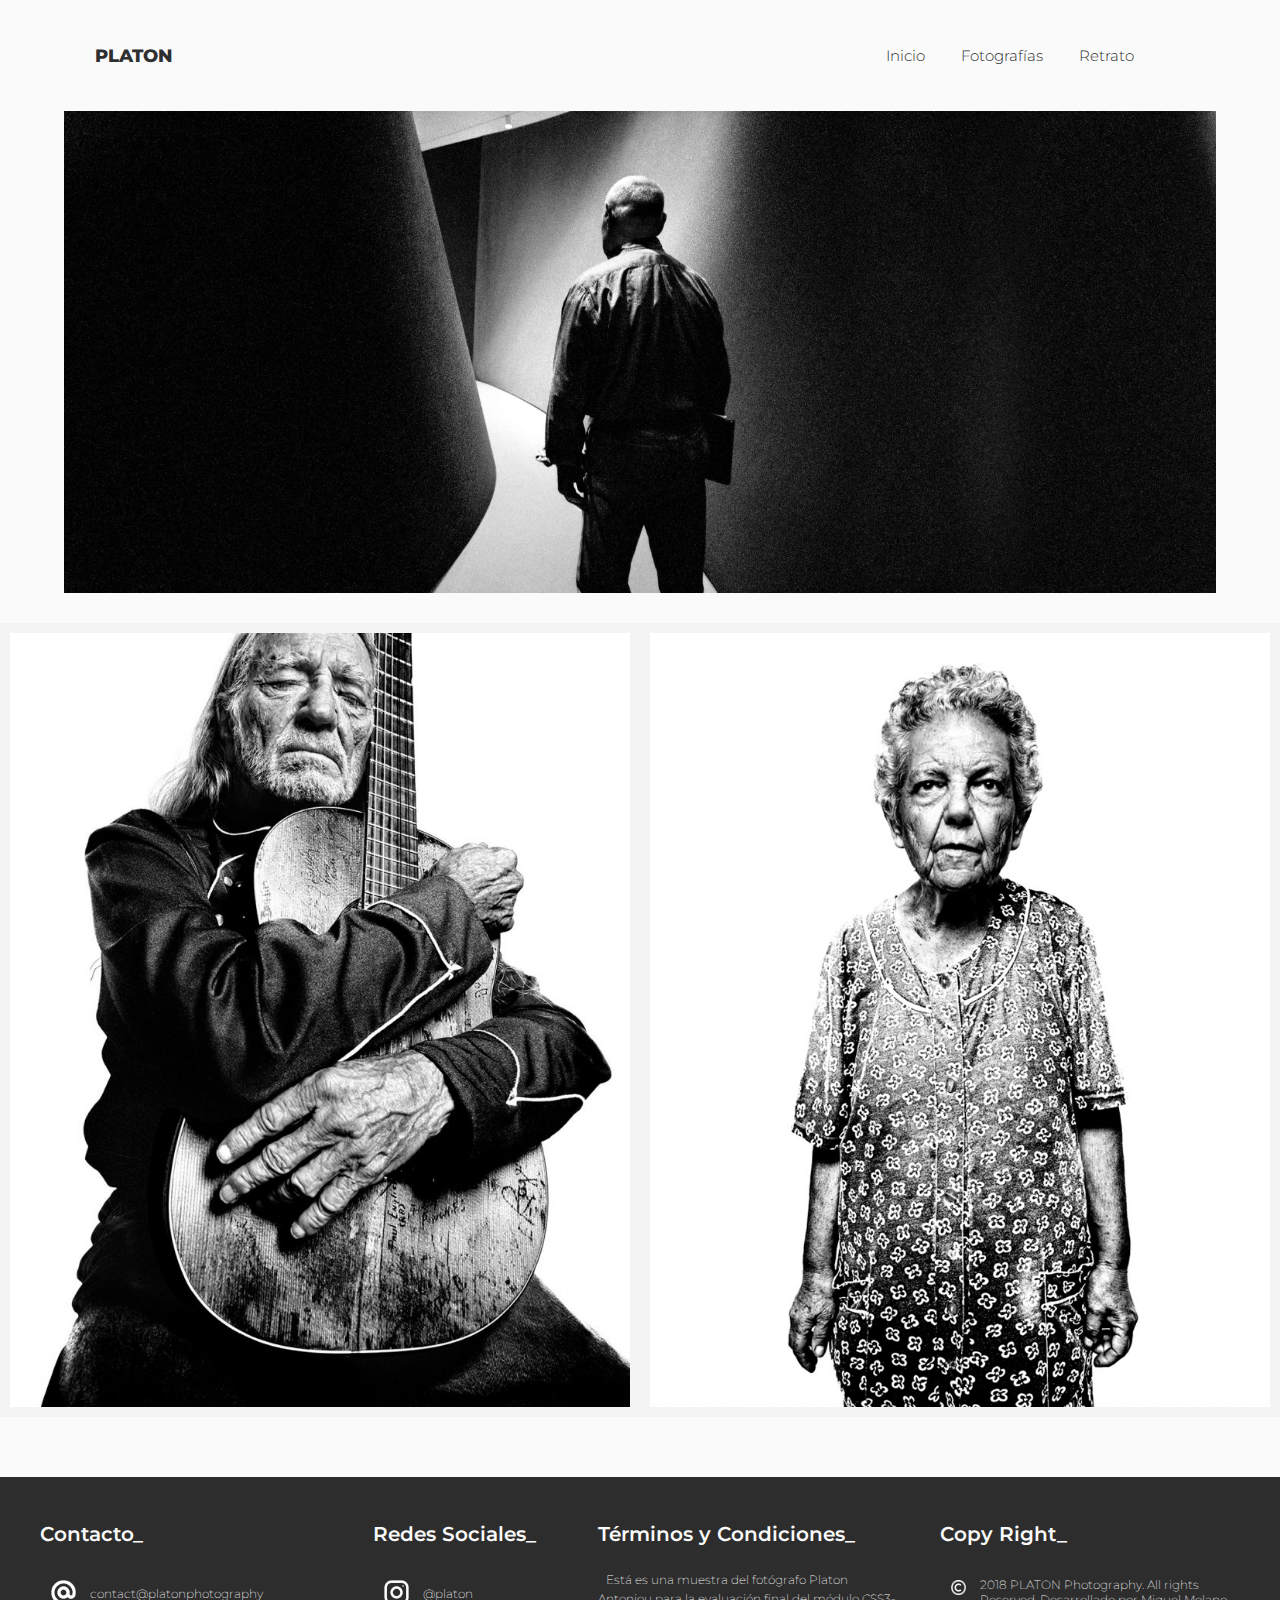
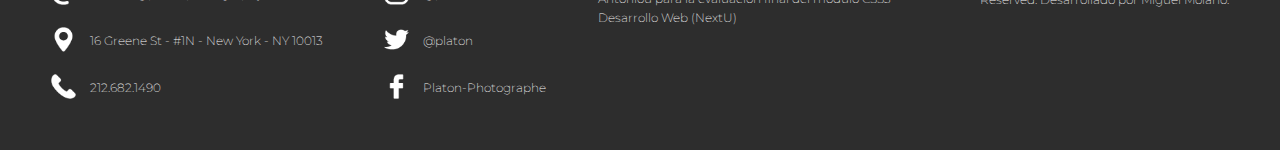
<file: index.html>
<!DOCTYPE html>
<html>
<head>
    <meta charset="utf-8">
    <meta name="viewport" content="width=device-width,user-scalable=no, initial-scale=1.0, maximum-scale=1.0, minimum-scale=1.0">
    <link rel="stylesheet" href="css/estilos.css">
    <link rel="stylesheet" href="iconos/css/fontello.css">
    <link href="https://fonts.googleapis.com/css?family=Montserrat:100,100i,200,200i,300,300i,400,400i,500,500i,600,600i,700,700i,800,800i,900,900i" rel="stylesheet">
    
    
    
    <title>Platon</title>
    
    
</head>
<body>
      
    <div class="Comenzando"><a href="index.html">PLATON</a></div>
    
<div id="contenido">
    
  <header>
      
      
      <input type="checkbox" id="check">
      <label for="check" class="icon-menu"></label>
      <nav class="menu">
         <ul>
           <li><a href="index.html">Inicio</a></li>
           <li><a href="fotografia.html">Fotografías</a></li>
           <li><a href="retrato.html">Retrato</a></li>
         </ul>
      </nav>  
  </header>
  
  <section>        
        <img class="img1"src="images/richard.jpg" alt="Richard">
    
     <div class="separador2"></div>  
      
    <div id="seg">
         <spam> 
           <a href="fotografia.html"><img class="img2" src="images/nelson.jpg" id="img"></a> 
        </spam>
        <spam>
           <a href="retrato.html"><img class="img3" src="images/greece.jpg" id="img"></a>
        </spam>    
    </div>
       
     <div class="separador3"></div>    

     <div class="main"></div> 
    
  </section> 
      
  
  <footer>
        
        <div class="Content-all">
        <div class="content-column">
            
             
            <div class="column1">
                <h1>Contacto_</h1>
                <div class="main2"></div>
                <div class="row">
                     <img src="iconos/email@.png">
                     <label>contact@platonphotography</label>
                </div>
                <div class="row">
                     <img src="iconos/mapa.png">
                     <label>16 Greene St - #1N - New York - NY 10013</label>
                </div>
                <div class="row">
                     <img src="iconos/telefono.png">
                     <label> 212.682.1490 </label>
                </div>
            
        </div>
            
            <div class="column2">
            
                <h1>Redes Sociales_</h1>
                <div class="main2"></div>
            
                <div class="row2">
                <a href="https://www.instagram.com/platon/"><img src="iconos/instagram.png"></a>
                <label>@platon</label>    
                </div>
            
                <div class="row2">
                <a href="https://twitter.com/platon?lang=es"><img src="iconos/twitter.png"></a>
                <label>@platon</label>    
                </div>
            
                <div class="row2">
                <img src="iconos/facebook.png">
                <label>Platon-Photographe</label>    
              
            
                </div>
                
            </div>
            
            <div class="column3">
            <h1>Términos y Condiciones_</h1>
                <div class="main2"></div>
                <label>Está es una muestra del fotógrafo Platon Antoniou para la evaluación final del módulo CSS3-Desarrollo Web (NextU) </label>  
            </div>
            
            <div class="column4">
            <h1>Copy Right_</h1>
                <div class="main2"></div>
                <div class="row3">
                     <img src="iconos/copy-right.png">
                     <label>2018 PLATON Photography. All rights Reserved. Desarrollado por Miguel Molano.</label>
                </div>
            
            </div>
                    
            
        </div>
        </div>
      
    </footer>
   </div>
  </body>
</html>
</file>
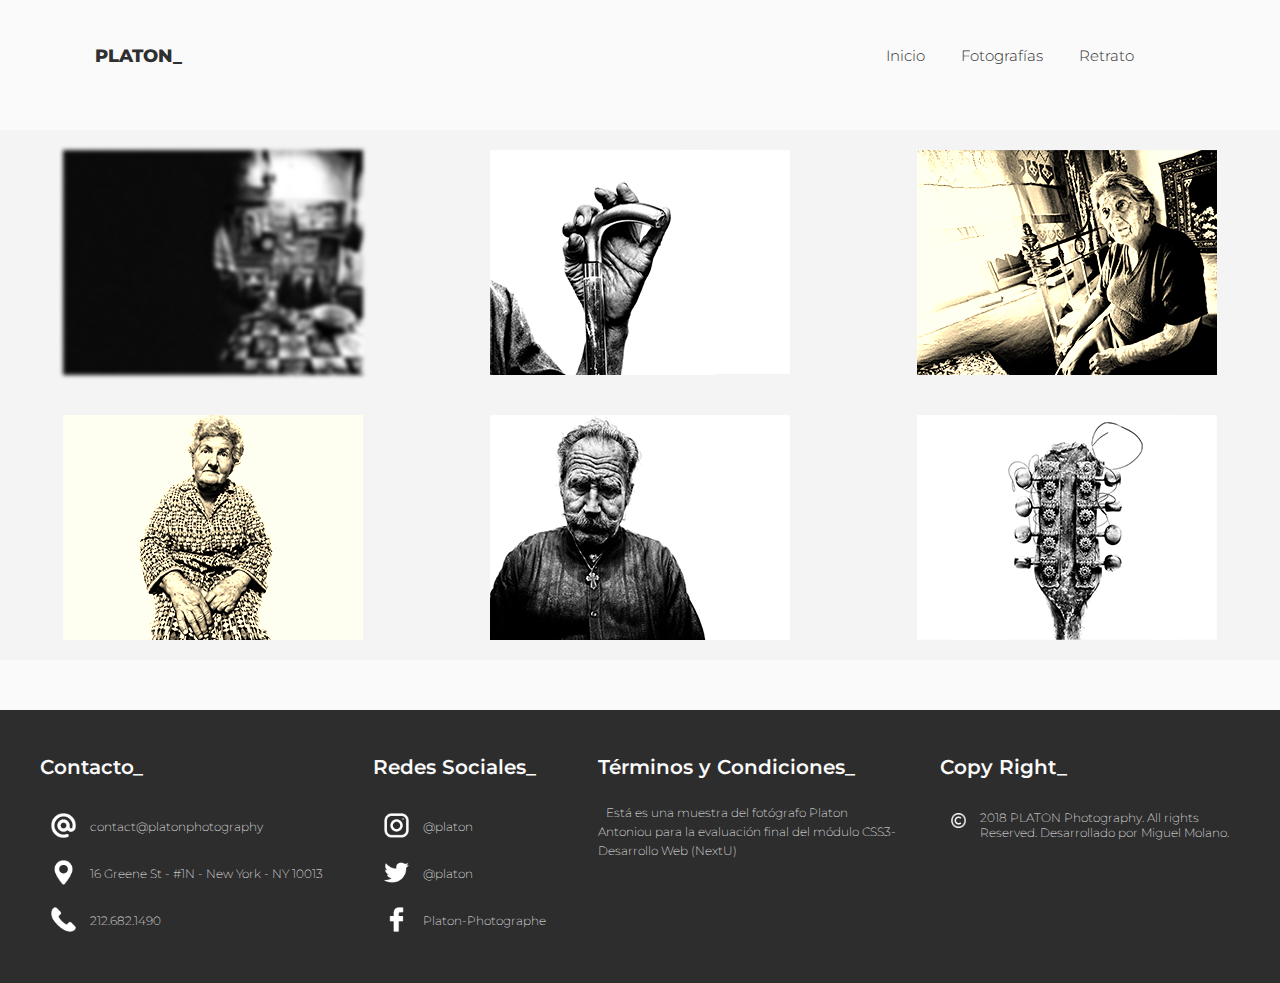
<file: fotografia.html>
<!DOCTYPE html>
<html>
<head>
    <meta charset="utf-8">
    <meta name="viewport" content="width=device-width,user-scalable=no, initial-scale=1.0, maximum-scale=1.0, minimum-scale=1.0">
    <link rel="stylesheet" href="css/estilos.css">
    <link rel="stylesheet" href="iconos/css/fontello.css">
    <link href="https://fonts.googleapis.com/css?family=Montserrat:100,100i,200,200i,300,300i,400,400i,500,500i,600,600i,700,700i,800,800i,900,900i" rel="stylesheet">
    <title>Fotografía</title>
</head>
    
<body>
      
    <div class="Comenzando"><a href="index.html">PLATON_</a></div>
    
    <div id="contnido">
    
    <input type="checkbox" id="check">
      <label for="check" class="icon-menu"></label>
      <nav class="menu">
         <ul>
           <li><a href="index.html">Inicio</a></li>
           <li><a href="fotografia.html">Fotografías</a></li>
           <li> <a href="retrato.html">Retrato</a></li>
         </ul>
      </nav>
    
    
  <header id="header_fotog">
      
      <div class="separador5"></div> 
      
      <div id="galery">
          <div>
              <div class="contenedor-foto">
                 <img class="blur" src="images/Platon1.png" alt="img1">
              </div>
              <div class="contenedor-foto">
                 <img class="gris" src="images/Platon2.png" alt="img1">
              </div>
              <div class="contenedor-foto">
                 <img class="sepia" src="images/Platon3.png" alt="img1">
              </div>
          </div>
          
          <div>  
              <div class="contenedor-foto">  
                 <img class="sepia" src="images/Platon4.png" alt="img1">
              </div>
              <div class="contenedor-foto">
                 <img class="gris" src="images/Platon5.png" alt="img1">
              </div>
              <div class="contenedor-foto"> 
               <img class="gris" src="images/Platon6.png" alt="img1">
              </div>  
          </div>         
      </div>
     <div class="main5"></div>

    </header>  
    
    <footer>
        
        <div class="Content-all">
        <div class="content-column">
            
             
            <div class="column1">
                <h1>Contacto_</h1>
                <div class="main2"></div>
                <div class="row">
                     <img src="iconos/email@.png">
                     <label>contact@platonphotography</label>
                </div>
                <div class="row">
                     <img src="iconos/mapa.png">
                     <label>16 Greene St - #1N - New York - NY 10013</label>
                </div>
                <div class="row">
                     <img src="iconos/telefono.png">
                     <label> 212.682.1490 </label>
                </div>
            
        </div>
            
            <div class="column2">
            
                <h1>Redes Sociales_</h1>
                <div class="main2"></div>
            
                <div class="row2">
                <a href="https://www.instagram.com/platon/"><img src="iconos/instagram.png"></a>
                <label>@platon</label>    
                </div>
            
                <div class="row2">
                <a href="https://twitter.com/platon?lang=es"><img src="iconos/twitter.png"></a>
                <label>@platon</label>    
                </div>
            
                <div class="row2">
                <img src="iconos/facebook.png">
                <label>Platon-Photographe</label>    
              
            
                </div>
                
            </div>
            
            <div class="column3">
            <h1>Términos y Condiciones_</h1>
                <div class="main2"></div>
                <label>Está es una muestra del fotógrafo Platon Antoniou para la evaluación final del módulo CSS3-Desarrollo Web (NextU) </label>  
            </div>
            
            <div class="column4">
            <h1>Copy Right_</h1>
                <div class="main2"></div>
                <div class="row3">
                     <img src="iconos/copy-right.png">
                     <label>2018 PLATON Photography. All rights Reserved. Desarrollado por Miguel Molano.</label>
                </div>
            
            </div>
                    
            
        </div>
        </div>
      
    </footer>
   </div>
  </body>
</html>
</file>
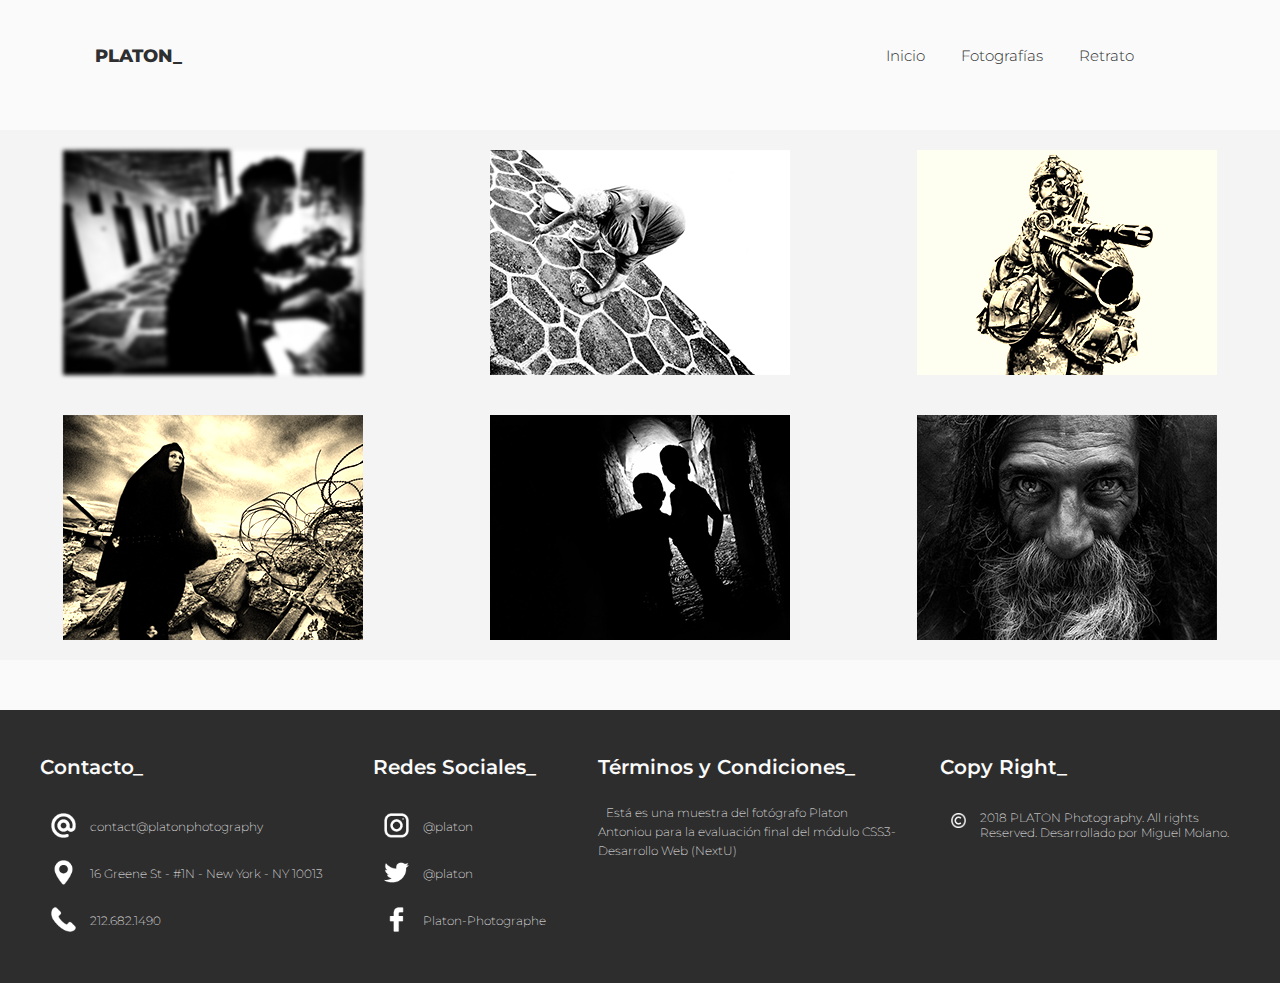
<file: retrato.html>
<!DOCTYPE html>
<html>
<head>
    <meta charset="utf-8">
    <meta name="viewport" content="width=device-width,user-scalable=no, initial-scale=1.0, maximum-scale=1.0, minimum-scale=1.0">
    <link rel="stylesheet" href="css/estilos.css">
    <link rel="stylesheet" href="iconos/css/fontello.css">
    <link href="https://fonts.googleapis.com/css?family=Montserrat:100,100i,200,200i,300,300i,400,400i,500,500i,600,600i,700,700i,800,800i,900,900i" rel="stylesheet">
    <title>Retrato</title>
</head>
<body>
      
    <div class="Comenzando"><a href="index.html">PLATON_</a></div>
    
    <div id="contnido">  
      
      <input type="checkbox" id="check">
      <label for="check" class="icon-menu"></label>
      <nav class="menu">
         <ul>
           <li><a href="index.html">Inicio</a></li>
           <li><a href="fotografia.html">Fotografías</a></li>
           <li><a href="retrato.html">Retrato</a></li>
         </ul>
      </nav>
  <header id="header_fotog">
      
      <div class="separador5"></div> 
      
      <div id="galery">
          <div>
              <div class="contenedor-foto">
                 <img class="blur" src="images/Platon7.png" alt="img1">
              </div>
              <div class="contenedor-foto">
                 <img class="gris" src="images/Platon8.png" alt="img1">
              </div>
              <div class="contenedor-foto">
                 <img class="sepia" src="images/Platon9.png" alt="img1">
              </div>
          </div>
          
          <div>  
              <div class="contenedor-foto">  
                 <img class="sepia" src="images/Platon10.png" alt="img1">
              </div>
              <div class="contenedor-foto">
                 <img class="gris" src="images/Platon11.png" alt="img1">
              </div>
              <div class="contenedor-foto"> 
               <img class="gris" src="images/Platon12.png" alt="img1">
              </div>  
          </div>         
      </div>
     <div class="main5"></div>

    </header>  
    
    <footer>
        
        <div class="Content-all">
        <div class="content-column">
            
             
            <div class="column1">
                <h1>Contacto_</h1>
                <div class="main2"></div>
                <div class="row">
                     <img src="iconos/email@.png">
                     <label>contact@platonphotography</label>
                </div>
                <div class="row">
                     <img src="iconos/mapa.png">
                     <label>16 Greene St - #1N - New York - NY 10013</label>
                </div>
                <div class="row">
                     <img src="iconos/telefono.png">
                     <label> 212.682.1490 </label>
                </div>
            
        </div>
            
            <div class="column2">
            
                <h1>Redes Sociales_</h1>
                <div class="main2"></div>
            
                <div class="row2">
                <a href="https://www.instagram.com/platon/"><img src="iconos/instagram.png"></a>
                <label>@platon</label>    
                </div>
            
                <div class="row2">
                <a href="https://twitter.com/platon?lang=es"><img src="iconos/twitter.png"></a>
                <label>@platon</label>    
                </div>
            
                <div class="row2">
                <img src="iconos/facebook.png">
                <label>Platon-Photographe</label>    
              
            
                </div>
                
            </div>
            
            <div class="column3">
            <h1>Términos y Condiciones_</h1>
                <div class="main2"></div>
                <label>Está es una muestra del fotógrafo Platon Antoniou para la evaluación final del módulo CSS3-Desarrollo Web (NextU) </label>  
            </div>
            
            <div class="column4">
            <h1>Copy Right_</h1>
                <div class="main2"></div>
                <div class="row3">
                     <img src="iconos/copy-right.png">
                     <label>2018 PLATON Photography. All rights Reserved. Desarrollado por Miguel Molano.</label>
                </div>
            
            </div>
                    
            
        </div>
        </div>
      
    </footer>
    </div>
  </body>
</html>
</file>
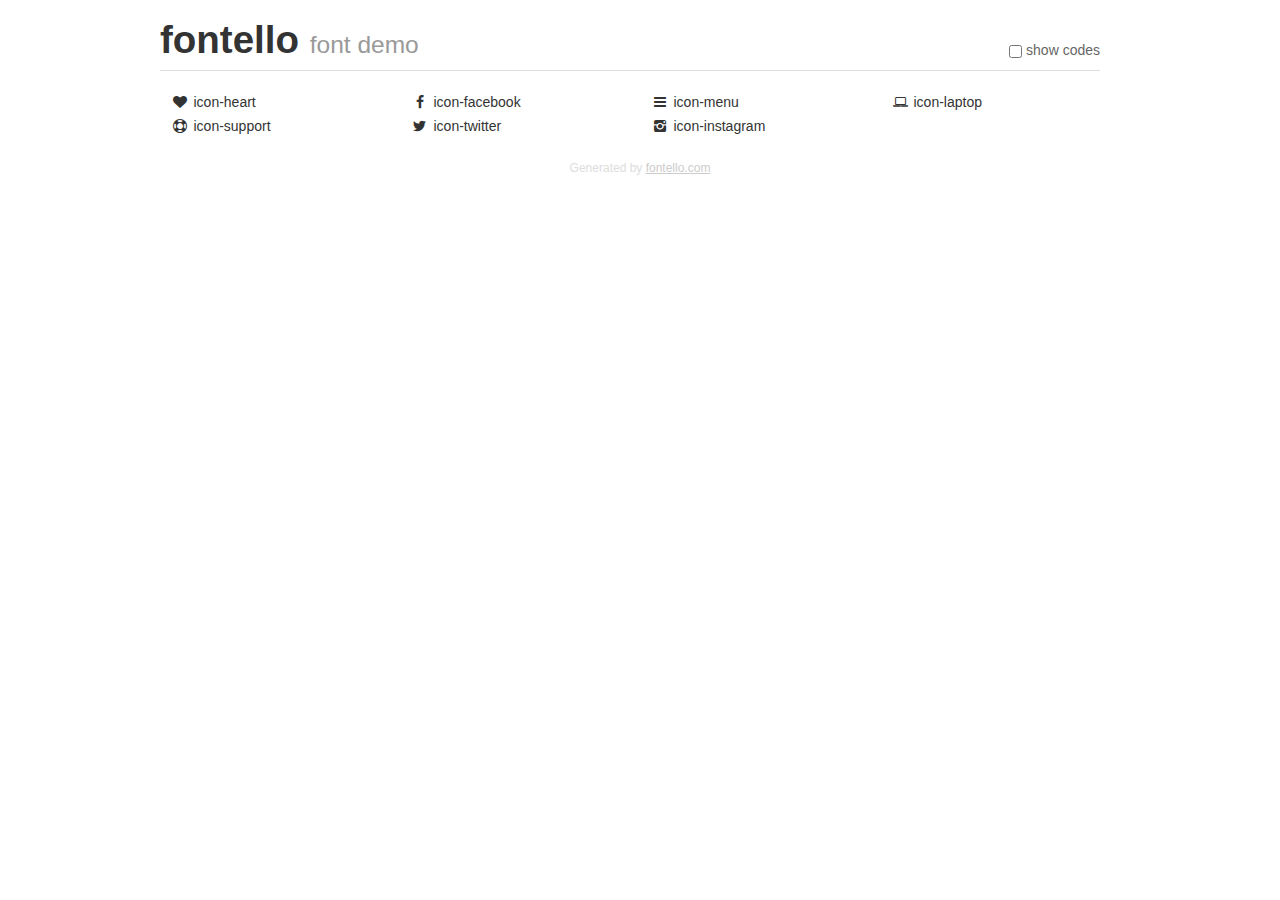
<file: iconos/demo.html>
<!DOCTYPE html>
<html>
  <head><!--[if lt IE 9]><script language="javascript" type="text/javascript" src="//html5shim.googlecode.com/svn/trunk/html5.js"></script><![endif]-->
    <meta charset="UTF-8"><style>/*
 * Bootstrap v2.2.1
 *
 * Copyright 2012 Twitter, Inc
 * Licensed under the Apache License v2.0
 * http://www.apache.org/licenses/LICENSE-2.0
 *
 * Designed and built with all the love in the world @twitter by @mdo and @fat.
 */
.clearfix {
  *zoom: 1;
}
.clearfix:before,
.clearfix:after {
  display: table;
  content: "";
  line-height: 0;
}
.clearfix:after {
  clear: both;
}
html {
  font-size: 100%;
  -webkit-text-size-adjust: 100%;
  -ms-text-size-adjust: 100%;
}
a:focus {
  outline: thin dotted #333;
  outline: 5px auto -webkit-focus-ring-color;
  outline-offset: -2px;
}
a:hover,
a:active {
  outline: 0;
}
button,
input,
select,
textarea {
  margin: 0;
  font-size: 100%;
  vertical-align: middle;
}
button,
input {
  *overflow: visible;
  line-height: normal;
}
button::-moz-focus-inner,
input::-moz-focus-inner {
  padding: 0;
  border: 0;
}
body {
  margin: 0;
  font-family: "Helvetica Neue", Helvetica, Arial, sans-serif;
  font-size: 14px;
  line-height: 20px;
  color: #333;
  background-color: #fff;
}
a {
  color: #08c;
  text-decoration: none;
}
a:hover {
  color: #005580;
  text-decoration: underline;
}
.row {
  margin-left: -20px;
  *zoom: 1;
}
.row:before,
.row:after {
  display: table;
  content: "";
  line-height: 0;
}
.row:after {
  clear: both;
}
[class*="span"] {
  float: left;
  min-height: 1px;
  margin-left: 20px;
}
.container,
.navbar-static-top .container,
.navbar-fixed-top .container,
.navbar-fixed-bottom .container {
  width: 940px;
}
.span12 {
  width: 940px;
}
.span11 {
  width: 860px;
}
.span10 {
  width: 780px;
}
.span9 {
  width: 700px;
}
.span8 {
  width: 620px;
}
.span7 {
  width: 540px;
}
.span6 {
  width: 460px;
}
.span5 {
  width: 380px;
}
.span4 {
  width: 300px;
}
.span3 {
  width: 220px;
}
.span2 {
  width: 140px;
}
.span1 {
  width: 60px;
}
[class*="span"].pull-right,
.row-fluid [class*="span"].pull-right {
  float: right;
}
.container {
  margin-right: auto;
  margin-left: auto;
  *zoom: 1;
}
.container:before,
.container:after {
  display: table;
  content: "";
  line-height: 0;
}
.container:after {
  clear: both;
}
p {
  margin: 0 0 10px;
}
.lead {
  margin-bottom: 20px;
  font-size: 21px;
  font-weight: 200;
  line-height: 30px;
}
small {
  font-size: 85%;
}
h1 {
  margin: 10px 0;
  font-family: inherit;
  font-weight: bold;
  line-height: 20px;
  color: inherit;
  text-rendering: optimizelegibility;
}
h1 small {
  font-weight: normal;
  line-height: 1;
  color: #999;
}
h1 {
  line-height: 40px;
}
h1 {
  font-size: 38.5px;
}
h1 small {
  font-size: 24.5px;
}
body {
  margin-top: 90px;
}
.header {
  position: fixed;
  top: 0;
  left: 50%;
  margin-left: -480px;
  background-color: #fff;
  border-bottom: 1px solid #ddd;
  padding-top: 10px;
  z-index: 10;
}
.footer {
  color: #ddd;
  font-size: 12px;
  text-align: center;
  margin-top: 20px;
}
.footer a {
  color: #ccc;
  text-decoration: underline;
}
.the-icons {
  font-size: 14px;
  line-height: 24px;
}
.switch {
  position: absolute;
  right: 0;
  bottom: 10px;
  color: #666;
}
.switch input {
  margin-right: 0.3em;
}
.codesOn .i-name {
  display: none;
}
.codesOn .i-code {
  display: inline;
}
.i-code {
  display: none;
}
@font-face {
      font-family: 'fontello';
      src: url('./font/fontello.eot?88894438');
      src: url('./font/fontello.eot?88894438#iefix') format('embedded-opentype'),
           url('./font/fontello.woff?88894438') format('woff'),
           url('./font/fontello.ttf?88894438') format('truetype'),
           url('./font/fontello.svg?88894438#fontello') format('svg');
      font-weight: normal;
      font-style: normal;
    }
     
     
    .demo-icon
    {
      font-family: "fontello";
      font-style: normal;
      font-weight: normal;
      speak: none;
     
      display: inline-block;
      text-decoration: inherit;
      width: 1em;
      margin-right: .2em;
      text-align: center;
      /* opacity: .8; */
     
      /* For safety - reset parent styles, that can break glyph codes*/
      font-variant: normal;
      text-transform: none;
     
      /* fix buttons height, for twitter bootstrap */
      line-height: 1em;
     
      /* Animation center compensation - margins should be symmetric */
      /* remove if not needed */
      margin-left: .2em;
     
      /* You can be more comfortable with increased icons size */
      /* font-size: 120%; */
     
      /* Font smoothing. That was taken from TWBS */
      -webkit-font-smoothing: antialiased;
      -moz-osx-font-smoothing: grayscale;
     
      /* Uncomment for 3D effect */
      /* text-shadow: 1px 1px 1px rgba(127, 127, 127, 0.3); */
    }
     </style>
    <link rel="stylesheet" href="css/animation.css"><!--[if IE 7]><link rel="stylesheet" href="css/fontello-ie7.css"><![endif]-->
    <script>
      function toggleCodes(on) {
        var obj = document.getElementById('icons');
      
        if (on) {
          obj.className += ' codesOn';
        } else {
          obj.className = obj.className.replace(' codesOn', '');
        }
      }
      
    </script>
  </head>
  <body>
    <div class="container header">
      <h1>
        fontello
         <small>font demo</small>
      </h1>
      <label class="switch">
        <input type="checkbox" onclick="toggleCodes(this.checked)">show codes
      </label>
    </div>
    <div id="icons" class="container">
      <div class="row">
        <div title="Code: 0xe800" class="the-icons span3"><i class="demo-icon icon-heart">&#xe800;</i> <span class="i-name">icon-heart</span><span class="i-code">0xe800</span></div>
        <div title="Code: 0xf09a" class="the-icons span3"><i class="demo-icon icon-facebook">&#xf09a;</i> <span class="i-name">icon-facebook</span><span class="i-code">0xf09a</span></div>
        <div title="Code: 0xf0c9" class="the-icons span3"><i class="demo-icon icon-menu">&#xf0c9;</i> <span class="i-name">icon-menu</span><span class="i-code">0xf0c9</span></div>
        <div title="Code: 0xf109" class="the-icons span3"><i class="demo-icon icon-laptop">&#xf109;</i> <span class="i-name">icon-laptop</span><span class="i-code">0xf109</span></div>
      </div>
      <div class="row">
        <div title="Code: 0xf1cd" class="the-icons span3"><i class="demo-icon icon-support">&#xf1cd;</i> <span class="i-name">icon-support</span><span class="i-code">0xf1cd</span></div>
        <div title="Code: 0xf309" class="the-icons span3"><i class="demo-icon icon-twitter">&#xf309;</i> <span class="i-name">icon-twitter</span><span class="i-code">0xf309</span></div>
        <div title="Code: 0xf32d" class="the-icons span3"><i class="demo-icon icon-instagram">&#xf32d;</i> <span class="i-name">icon-instagram</span><span class="i-code">0xf32d</span></div>
      </div>
    </div>
    <div class="container footer">Generated by <a href="http://fontello.com">fontello.com</a></div>
  </body>
</html>
</file>
<file: css/estilos.css>
body{
  margin: 0;
  padding: 0;
  box-sizing: border-box;
  font-family: montserrat;
  background: #FAFAFA;
}

header{
  width: 100%;
  height:auto;
  z-index: 100;
   
}

.blur{
    -webkit-filter:blur(2px);
}

.gris{
    -webkit-filter:grayscale(100%);
}
.sepia{
    -webkit-filter:sepia(90%);
}

/*------------------Empieza el menú---------------------*/

.menu{
  width: auto;
  float: right;
  margin-top: 30px;
  margin-right: 10%
}
.menu ul{
  display: flex;
}
.menu li{
  list-style: none;
}
.menu li a{
  padding: 18px;
  text-decoration: none;
  font-weight: 300;
  font-size: 15px;
  color: #2e2f30;
}
.menu li a:hover{
  color: #cccccc;
    
}

.Comenzando{
  width: auto;
  float: left;
  margin-top: 45px;
  margin-left: 5.5%
}
.Comenzando a{
  padding: 25px;
  text-decoration: none;
  font-weight: 800;
  font-size: 18px;
  color: #2e2f30;
}

#check{
  display: none;
}
.icon-menu{
  display: none;
}

#check:checked ~.menu{
  height: 200px;
}

/*------------------Mediaqueries Menú Hamburguesa---------------------*/

@media screen and (max-width:900px){
   .icon-menu{
    display: block;
    color: black;
    float: right;
    padding: 10px;
    font-size: 20px;
    border-radius: 5px;
    margin-top: 30px;
    margin-right: 16px;     
  }
  .icon-menu:hover{
  background: #f4f4f4;
  cursor: pointer;
  }
  .menu{
    float: left;
    margin-top: 15px;
    width: 100%;
    background: #f4f4f4;
    height: 0px;
    overflow: hidden;
    transition: all 300ms;
  }
  .menu ul{
    flex-direction: column;      
  }
  .menu li a{
    display: block;
    text-align: center;
  }
    #header_fotog{
      padding-top: 170px;
         
  }
    
}

/*------------------Empieza estilos Inicio---------------------*/

/*Divición*/

.separador1{
    height: 100px;
    border-style: none;
    
}

/*Imagen Central*/

.img1{
    transition: all 0.5s ease;
}
    
.img1:hover{
    transform: scale(0.9);
    background-color: #FAFAFA;
    opacity: 0.5;
}

.img1{
    width: 90%;
    margin-left: auto;
    margin-right: auto ;
    display: block;
    padding-top: 30px;
    border-style: none;
}

/*Divición*/

.separador2{
    height: 30px;
    border-style: none;     
}

/*Imgenes Fotografía - Retratos*/

#img{
    background-color: #FAFAFA;
    display: flex;
    justify-content: center;
    align-items: center;
}

#img img{
    width: 90%;
    margin: 10px 0;
}


#seg img{
    max-width: 100%;
}



spam a{
    display: flex;
}

#contenido{
    animation: animationContenido 1s;
}

@-webkit-keyframes animationContenido{
    0%{
        margin-top: 150%;
    }
    60%{
        margin-top: -5%;
    }
    100%{
        margin-top: 0;
    }
}
@-webkit-keyframes animationShadow{
    from{
        box-shadow: 2px 2px #FAFAFA;}
    to{
        box-shadow: 2px 2px #FAFAFA;
    }
}
.img2{
    transform: rotateZ(none);
    transition: rotatez, 1s;
}

.img2:hover{
   transform:rotateZ(10deg) scale(0.9);
    animation: animationShadow 1s;
    animation-fill-mode: forwards;
    background-color: #FAFAFA;
    opacity: 0.5;
}

.img3{
    transform: translate(0,0);
    transition: img3, 1s;
}
.img3:hover{
    transform: translate(20px, -5px);
    animation: animationShadow 1s;
    transition: all 0.5s ease;
    background-color: #FAFAFA;
    opacity: 0.5;
}

spam{
    display: flex;
    flex-direction: column;
    align-items: center;
}
spam a{
    margin: 10px;
    justify-content: center;
    align-items: center;
}

/*Divición*/

.main{
    height: 60px;
}

/*------------------Empieza estilos Fotografía - Retrato---------------------*/

.separador5{
    height: 130px;
}

#galery div div img{
    100%;
}

#galery .blur{
    transition: all 0.5s ease;
}

#galery .gris{
    transition: all 0.5s ease;
}

#galery .sepia{
    transition: all 0.5s ease;
}

#galery{
    display: flex;
    flex-direction: column;
    background-color: #FAFAFA;
    transition: all 0.5s ease;
}

#galery div{
    display: flex;
    align-items: center;     
    justify-content: space-around;
    padding: 0;
}

#galery div div{
    margin: 20px;
}

#galery .blur:hover{
    
    transform: scale(0.99);
    background-color: #FAFAFA;
    opacity: 0.5;
    
}

#galery .gris:hover{
    
    transform: scale(0.99);
    background-color: #FAFAFA;
    opacity: 0.5;
    
}

#galery .sepia:hover{
    
    transform: scale(0.99);
    background-color: #FAFAFA;
    opacity: 0.5;
    
}

.contenedor-foto{
    /*flex-basis: 0;*/
    flex-grow: 1;
    margin 0;
    padding: 1ppx;
}

.contenedor-galeria-fotografia div div img{
width: 100%;
}
    
.main5{
    height: 50px;
}

/*------------------Empieza el footer---------------------*/8
.separador3{
    height: 30px;
    border-style: none; 
    
}

footer{
    background: #2d2d2d;
    color: #FAFAFA;
    /*width: 100%;MIRAR EL RESPONSIVE */
    padding: 40px;
}

.Content-all{
    width: 100%;
    max-width: 1200px;
    margin: auto; 
    
}
.content-column{
    display: flex;
    justify-content: space-between;
}




/*--Columna1--*/

.column1{
    max-width: 300px;
    
}

/*Divición*/
.main2{
    height: 10px;
    border-style: none;
}

/*TítuloContacto*/
.column1 h1{
    font-size: 20px;
    font-weight: 600;
    margin-right: 20px;
    margin-top: 5px;
    text-align: left;
}
/*Cajas-Iconos-Textos*/
.column1 .row{
    margin:auto;
    padding: 5px;
    font-size: 12px;
    display: flex;
}
/*Iconos*/
.row img{
    width: 25px;
    height: 25px;
    padding: 3px;
    margin: 3px;
    display: flex;
}
/*Texto de Iconos*/
.row label{
    padding:3px; 
    margin-left: 5px;
    margin-top: 9px;
    font-weight: 200;
    color: #FAFAFA;
}

/*--Columna2--*/

.column2{
    max-width: 300px;
}

/*Divición*/
.main3{
    height: 10px;
    border-style: solid;
}

/*TítuloRedes*/
.column2 h1{
    font-size: 20px;
    font-weight: 600;
    margin-right: 20px;
    margin-top: 5px;
    text-align: left;
}
/*Cajas-Iconos-Textos*/
.column2 .row2{
    margin:auto;
    padding: 5px;
    font-size: 12px;
    display: flex;
}
/*Iconos*/
.row2 img{
    width: 25px;
    height: 25px;
    padding: 3px;
    margin: 3px;
    display: flex;
}

/*Texto de Iconos*/
.row2 label{
    padding:3px; 
    margin-left: 5px;
    margin-top: 9px;
    font-weight: 200;
    color: #FAFAFA;
}
/*--Columna3--*/

.column3{
    max-width: 300px;   
}

/*Divición*/
.main3{
    height: 10px;
    border-style: solid;
}

/*TítuloRedes*/
.column3 h1{
    font-size: 20px;
    font-weight: 600;
    margin-right: 20px;
    margin-top: 5px;
    text-align: left;
    color: #FAFAFA;
    
}

.column3 label{
    padding:3px; 
    margin-left: 5px;
    margin-top: 9px;
    font-weight: 200;
    font-size: 12px;
    color: #FAFAFA;
    
}

/*--Columna4--*/

.column4{
    max-width: 300px;
    
}

/*Divición*/
.main3{
    height: 10px;
    border-style: solid;
}

/*TítuloCopy*/
.column4 h1{
    font-size: 20px;
    font-weight: 600;
    margin-right: 20px;
    margin-top: 5px;
    text-align: left;
    color: #FAFAFA;
}

/*Cajas-Iconos-Textos*/
.column4 .row3{
    margin:auto;
    padding: 5px;
    font-size: 12px;
    display: flex;
}

/*Iconos*/
.row3 img{
    width: 15px;
    height: 15px;
    padding: 3px;
    margin: 3px;
    display: flex;
}

/*Texto de Iconos*/
.row3 label{
    padding:3px; 
    margin-left: 5px;
    margin-top:auto;
    font-weight: 200;
    color: #FAFAFA;
}

/*------------------Mediaqueries---------------------*/

@media screen and (min-width:900px){
    #galery{
        display: flex;
        flex-direction: column;
        background-color:#F4F4F4;
    }
    #galery div{
			display: flex;
			align-items: center;
			justify-content: space-around;
			padding: 0;
	}
    #galery div div{
		margin: 20px;
	}
    
    #seg img{
        box-shadow: #FAFAFA;
        max-width: 100%;
    }
    spam{
        justify-content: center;
    }
    
    #seg{
        display: flex;
        justify-content: space-around;
        background-color: #F4F4F4;
        border: none 1px;
    }
}

@media screen and (max-width:899px){
    #img{
        padding: 10px;
    }
    spam{
        margin: 10px 10px 0 10px;
    }
    
    #seg{
        display: flex;
        flex-direction: column;
        background-color: f4f4f4;
        border: none 1px;
        padding-bottom: 10px;
    }
    
    #galery{
		display: flex;
		flex-direction: column;
		background-color: #F4F4F4;
	}
	#galery div{
		display: flex;
		flex-direction: column;
	}
	#galery div div{
		padding: 0px;
		margin: 10px;
	}
    .content-column{
        flex-wrap: wrap;
    }
    .column1 ,.column2, .column3, .column4{
        margin-top: 40px;
    }
}
</file>
<file: iconos/css/fontello.css>
@font-face {
  font-family: 'fontello';
  src: url('../font/fontello.eot?16464424');
  src: url('../font/fontello.eot?16464424#iefix') format('embedded-opentype'),
       url('../font/fontello.woff2?16464424') format('woff2'),
       url('../font/fontello.woff?16464424') format('woff'),
       url('../font/fontello.ttf?16464424') format('truetype'),
       url('../font/fontello.svg?16464424#fontello') format('svg');
  font-weight: normal;
  font-style: normal;
}
/* Chrome hack: SVG is rendered more smooth in Windozze. 100% magic, uncomment if you need it. */
/* Note, that will break hinting! In other OS-es font will be not as sharp as it could be */
/*
@media screen and (-webkit-min-device-pixel-ratio:0) {
  @font-face {
    font-family: 'fontello';
    src: url('../font/fontello.svg?16464424#fontello') format('svg');
  }
}
*/
 
 [class^="icon-"]:before, [class*=" icon-"]:before {
  font-family: "fontello";
  font-style: normal;
  font-weight: normal;
  speak: none;
 
  display: inline-block;
  text-decoration: inherit;
  width: 1em;
  margin-right: .2em;
  text-align: center;
  /* opacity: .8; */
 
  /* For safety - reset parent styles, that can break glyph codes*/
  font-variant: normal;
  text-transform: none;
 
  /* fix buttons height, for twitter bootstrap */
  line-height: 1em;
 
  /* Animation center compensation - margins should be symmetric */
  /* remove if not needed */
  margin-left: .2em;
 
  /* you can be more comfortable with increased icons size */
  /* font-size: 120%; */
 
  /* Font smoothing. That was taken from TWBS */
  -webkit-font-smoothing: antialiased;
  -moz-osx-font-smoothing: grayscale;
 
  /* Uncomment for 3D effect */
  /* text-shadow: 1px 1px 1px rgba(127, 127, 127, 0.3); */
}
 
.icon-heart:before { content: '\e800'; } /* '' */
.icon-facebook:before { content: '\f09a'; } /* '' */
.icon-menu:before { content: '\f0c9'; } /* '' */
.icon-laptop:before { content: '\f109'; } /* '' */
.icon-support:before { content: '\f1cd'; } /* '' */
.icon-twitter:before { content: '\f309'; } /* '' */
.icon-instagram:before { content: '\f32d'; } /* '' */
</file>
<file: iconos/css/fontello-ie7.css>
[class^="icon-"], [class*=" icon-"] {
  font-family: 'fontello';
  font-style: normal;
  font-weight: normal;
 
  /* fix buttons height */
  line-height: 1em;
 
  /* you can be more comfortable with increased icons size */
  /* font-size: 120%; */
}
 
.icon-heart { *zoom: expression( this.runtimeStyle['zoom'] = '1', this.innerHTML = '&#xe800;&nbsp;'); }
.icon-facebook { *zoom: expression( this.runtimeStyle['zoom'] = '1', this.innerHTML = '&#xf09a;&nbsp;'); }
.icon-menu { *zoom: expression( this.runtimeStyle['zoom'] = '1', this.innerHTML = '&#xf0c9;&nbsp;'); }
.icon-laptop { *zoom: expression( this.runtimeStyle['zoom'] = '1', this.innerHTML = '&#xf109;&nbsp;'); }
.icon-support { *zoom: expression( this.runtimeStyle['zoom'] = '1', this.innerHTML = '&#xf1cd;&nbsp;'); }
.icon-twitter { *zoom: expression( this.runtimeStyle['zoom'] = '1', this.innerHTML = '&#xf309;&nbsp;'); }
.icon-instagram { *zoom: expression( this.runtimeStyle['zoom'] = '1', this.innerHTML = '&#xf32d;&nbsp;'); }
</file>
<file: iconos/css/animation.css>
/*
   Animation example, for spinners
*/
.animate-spin {
  -moz-animation: spin 2s infinite linear;
  -o-animation: spin 2s infinite linear;
  -webkit-animation: spin 2s infinite linear;
  animation: spin 2s infinite linear;
  display: inline-block;
}
@-moz-keyframes spin {
  0% {
    -moz-transform: rotate(0deg);
    -o-transform: rotate(0deg);
    -webkit-transform: rotate(0deg);
    transform: rotate(0deg);
  }

  100% {
    -moz-transform: rotate(359deg);
    -o-transform: rotate(359deg);
    -webkit-transform: rotate(359deg);
    transform: rotate(359deg);
  }
}
@-webkit-keyframes spin {
  0% {
    -moz-transform: rotate(0deg);
    -o-transform: rotate(0deg);
    -webkit-transform: rotate(0deg);
    transform: rotate(0deg);
  }

  100% {
    -moz-transform: rotate(359deg);
    -o-transform: rotate(359deg);
    -webkit-transform: rotate(359deg);
    transform: rotate(359deg);
  }
}
@-o-keyframes spin {
  0% {
    -moz-transform: rotate(0deg);
    -o-transform: rotate(0deg);
    -webkit-transform: rotate(0deg);
    transform: rotate(0deg);
  }

  100% {
    -moz-transform: rotate(359deg);
    -o-transform: rotate(359deg);
    -webkit-transform: rotate(359deg);
    transform: rotate(359deg);
  }
}
@-ms-keyframes spin {
  0% {
    -moz-transform: rotate(0deg);
    -o-transform: rotate(0deg);
    -webkit-transform: rotate(0deg);
    transform: rotate(0deg);
  }

  100% {
    -moz-transform: rotate(359deg);
    -o-transform: rotate(359deg);
    -webkit-transform: rotate(359deg);
    transform: rotate(359deg);
  }
}
@keyframes spin {
  0% {
    -moz-transform: rotate(0deg);
    -o-transform: rotate(0deg);
    -webkit-transform: rotate(0deg);
    transform: rotate(0deg);
  }

  100% {
    -moz-transform: rotate(359deg);
    -o-transform: rotate(359deg);
    -webkit-transform: rotate(359deg);
    transform: rotate(359deg);
  }
}
</file>
